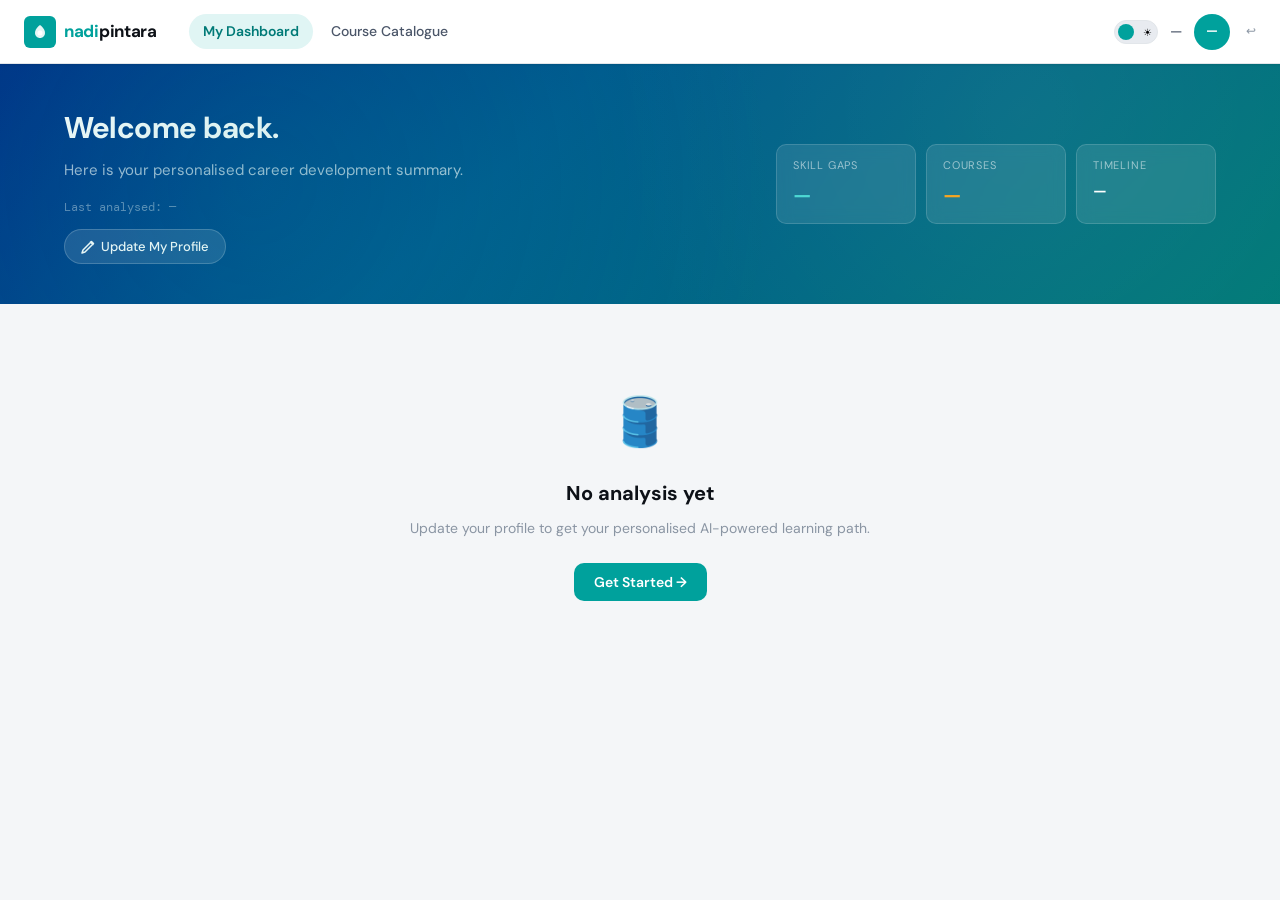
<file: templates/dashboard.html>
<!DOCTYPE html>
<html lang="en">
<head>
  <meta charset="UTF-8" />
  <meta name="viewport" content="width=device-width, initial-scale=1.0" />
  <title>Nadi Pintara — My Dashboard</title>
  <script>(function(){var t=localStorage.getItem('np-theme');var d=window.matchMedia&&window.matchMedia('(prefers-color-scheme: dark)').matches;if(t==='dark'||(t===null&&d))document.documentElement.classList.add('dark');}());</script>
  <link rel="stylesheet" href="/static/css/styles.css" />
</head>
<body>

<!-- Top progress bar -->
<div id="top-progress"></div>

<!-- Toast container -->
<div id="toast-container"></div>

<!-- ═══ NAVBAR ═══════════════════════════════════════════ -->
<nav class="navbar">
  <div class="nav-brand">
    <div class="nav-brand-icon">
      <svg width="18" height="18" viewBox="0 0 18 18" fill="none">
        <path d="M9 2C9 2 4 5.5 4 10C4 12.76 6.24 15 9 15C11.76 15 14 12.76 14 10C14 5.5 9 2 9 2Z" fill="white" opacity="0.9"/>
        <circle cx="9" cy="10" r="2.5" fill="white"/>
      </svg>
    </div>
    <div class="nav-brand-text">
      <span>nadi</span><span>pintara</span>
    </div>
  </div>

  <div class="nav-links">
    <a href="/dashboard"    class="nav-link active">My Dashboard</a>
    <a href="/courses-page" class="nav-link">Course Catalogue</a>
    <a href="/hr-dashboard" class="nav-link" id="hrNavLink" style="display:none;">HR Analytics</a>
  </div>

  <div class="nav-right">
    <button class="dark-toggle" id="darkToggle" title="Toggle dark mode">
      <span class="dark-toggle-icon sun">☀</span>
      <span class="dark-toggle-icon moon">☽</span>
    </button>
    <span class="nav-name" id="navName">—</span>
    <div class="nav-avatar" id="navAvatar">—</div>
    <a href="/login" onclick="localStorage.removeItem('nadipintara_employee_id')"
       style="font-size:12px; color:var(--text-3); text-decoration:none; margin-left:4px;"
       title="Switch user">↩</a>
  </div>
</nav>

<!-- ═══ MAIN ══════════════════════════════════════════════ -->
<main class="page-wrapper">

  <!-- HERO -->
  <section class="hero fade-up">
    <div class="container">
      <div class="hero-grid">
        <div>
          <div class="hero-greeting" id="heroGreeting">Welcome back.</div>
          <div class="hero-sub">Here is your personalised career development summary.</div>
          <div class="hero-meta" id="heroMeta">Last analysed: —</div>
          <button class="btn-update-profile" onclick="openDrawer()">
            <svg width="14" height="14" viewBox="0 0 14 14" fill="none">
              <path d="M9.5 2L12 4.5M1 13L2 10L10.5 1.5L12.5 3.5L4 12L1 13Z" stroke="currentColor" stroke-width="1.5" stroke-linecap="round" stroke-linejoin="round"/>
            </svg>
            Update My Profile
          </button>
        </div>

        <div class="hero-stats">
          <div class="hero-stat">
            <div class="hero-stat-label">Skill Gaps</div>
            <div class="hero-stat-value teal" id="statGaps">—</div>
          </div>
          <div class="hero-stat">
            <div class="hero-stat-label">Courses</div>
            <div class="hero-stat-value gold" id="statCourses">—</div>
          </div>
          <div class="hero-stat">
            <div class="hero-stat-label">Timeline</div>
            <div class="hero-stat-value" id="statTimeline" style="color:white; font-size:15px;">—</div>
          </div>
        </div>
      </div>
    </div>
  </section>

  <div class="container">

    <!-- ROLE PROGRESSION -->
    <div class="role-card fade-up" id="roleCard" style="display:none;">
      <div class="role-badge current">
        <div class="role-badge-label">Current Role</div>
        <div class="role-badge-name" id="currentRoleName">—</div>
        <div class="role-badge-dept" id="currentRoleDept">—</div>
      </div>
      <div class="role-arrow">
        <div class="role-arrow-line">
          <div class="role-arrow-dot"></div>
          <span>→</span>
          <div class="role-arrow-dot"></div>
        </div>
        <div class="role-arrow-label">AI Pathway Active</div>
      </div>
      <div class="role-badge target">
        <div class="role-badge-label">Target Role</div>
        <div class="role-badge-name" id="targetRoleName">—</div>
        <div class="role-badge-dept">Career Goal</div>
      </div>
    </div>

    <!-- EMPTY STATE (before first analysis) -->
    <div id="emptyState" style="text-align:center; padding:80px 24px;">
      <div style="font-size:48px; margin-bottom:16px;">🛢️</div>
      <div style="font-size:20px; font-weight:700; color:var(--text-1); margin-bottom:8px;">No analysis yet</div>
      <div style="font-size:14px; color:var(--text-3); margin-bottom:24px;">Update your profile to get your personalised AI-powered learning path.</div>
      <button class="btn btn-primary" onclick="openDrawer()">Get Started →</button>
    </div>

    <!-- DASHBOARD GRID (shown after analysis) -->
    <div class="dashboard-grid fade-up" id="dashGrid" style="display:none;">

      <!-- LEFT: Radar + Gap Bars -->
      <div class="card">
        <div class="card-header">
          <div>
            <div class="card-title">Skill Gap Analysis</div>
            <div class="card-sub">Current proficiency vs. target requirements</div>
          </div>
        </div>
        <div class="radar-wrap">
          <canvas id="radarCanvas" width="320" height="320"></canvas>
          <div class="radar-legend">
            <div class="legend-item">
              <div class="legend-dot" style="background:rgba(0,161,156,0.7)"></div>
              Current Skills
            </div>
            <div class="legend-item">
              <div class="legend-dot" style="background:rgba(0,48,135,0.5); border:2px dashed var(--navy)"></div>
              Required
            </div>
          </div>
        </div>
        <div class="gap-list" id="gapList"></div>
      </div>

      <!-- RIGHT: AI Learning Path (position:relative set via CSS .dashboard-grid .card:last-child) -->
      <div class="card">
        <div class="card-header">
          <div>
            <div class="card-title">AI-Recommended Learning Path</div>
            <div class="card-sub">Personalised by Nadi Pintara Engine</div>
          </div>
          <div style="background:var(--teal-light); padding:4px 10px; border-radius:var(--radius-pill); font-size:11px; font-weight:700; color:var(--teal); white-space:nowrap;">
            AI Generated
          </div>
        </div>
        <div class="timeline" id="timeline"></div>
        <div class="ai-summary-box" id="aiSummaryBox" style="display:none;">
          <div class="ai-summary-label">AI Summary</div>
          <div class="ai-summary-text" id="aiSummaryText"></div>
          <div class="ai-summary-timeline" id="aiSummaryTimeline"></div>
        </div>

        <!-- Chatbot active overlay -->
        <div id="aiCardOverlay" class="card-overlay" style="display:none;">
          <div class="ai-blocked-msg">
            💬 Chatbot session in progress<br>
            <small>AI recommendations resume after assessment</small>
          </div>
        </div>
      </div>

    </div><!-- /dashboard-grid -->

  </div><!-- /container -->
</main>

<!-- ═══ PROFILE DRAWER ════════════════════════════════════ -->
<div class="modal-overlay" id="modalOverlay" onclick="handleOverlayClick(event)">
  <div class="modal-drawer">
    <div class="drawer-header">
      <div class="drawer-title">Update Your Profile</div>
      <button class="drawer-close" onclick="closeDrawer()">✕</button>
    </div>

    <div class="drawer-body">

      <!-- ── Profile form view ── -->
      <div id="profileFormView">

        <div class="form-group">
          <label class="form-label">Full Name</label>
          <input type="text" class="form-input" id="inputName" placeholder="e.g. Ahmad Faizal bin Razak" />
        </div>

        <div class="form-group">
          <label class="form-label">Current Role</label>
          <div class="select-wrap">
            <select class="form-select" id="inputCurrentRole" onchange="onRoleChange()">
              <option value="">— Select your current role —</option>
              <option>Petroleum Engineer (Junior)</option>
              <option>Senior Petroleum Engineer</option>
              <option>Drilling Engineer (Lead)</option>
              <option>Subsea Engineer (Senior)</option>
              <option>Refinery Process Engineer (Senior)</option>
              <option>Plant Operations Engineer (Junior)</option>
              <option>LNG Operations Specialist (Senior)</option>
              <option>Technical Safety Engineer (Lead)</option>
              <option>Pipeline Integrity Engineer (Senior)</option>
              <option>Data Analyst (O&G focus)</option>
              <option>Project Manager (O&G)</option>
              <option>HSE Manager</option>
            </select>
          </div>
        </div>

        <div class="form-group">
          <label class="form-label">Target Role</label>
          <div class="select-wrap">
            <select class="form-select" id="inputTargetRole">
              <option value="">— Select your target role —</option>
              <option>Petroleum Engineer (Junior)</option>
              <option>Senior Petroleum Engineer</option>
              <option>Drilling Engineer (Lead)</option>
              <option>Subsea Engineer (Senior)</option>
              <option>Refinery Process Engineer (Senior)</option>
              <option>Plant Operations Engineer (Junior)</option>
              <option>LNG Operations Specialist (Senior)</option>
              <option>Technical Safety Engineer (Lead)</option>
              <option>Pipeline Integrity Engineer (Senior)</option>
              <option>Data Analyst (O&G focus)</option>
              <option>Project Manager (O&G)</option>
              <option>HSE Manager</option>
            </select>
          </div>
        </div>

        <div class="form-group">
          <label class="form-label">Years of Experience</label>
          <div class="stepper">
            <button class="stepper-btn" onclick="stepYears(-1)">−</button>
            <span class="stepper-val" id="yearsVal">3</span>
            <button class="stepper-btn" onclick="stepYears(1)">+</button>
          </div>
        </div>

        <div class="skills-section" id="skillsSection" style="display:none;">
          <div class="skills-title">Current Skill Levels <span style="font-weight:400; color:var(--text-3); text-transform:none; letter-spacing:0; font-size:12px;">(1 = beginner · 5 = expert)</span></div>
          <div id="skillSliders"></div>
        </div>

        <!-- Chatbot assessment trigger -->
        <button class="btn-assess-chat" onclick="switchToChatbot()">
          💬 Assess with AI Chat
        </button>

      </div><!-- /#profileFormView -->

      <!-- ── Chatbot view ── -->
      <div id="chatbotView" style="display:none;">

        <div class="chatbot-header">
          <button class="chatbot-back-btn" onclick="backFromChatbot()">← Back</button>
          <div class="chatbot-progress" id="chatbotProgress">Ready to assess</div>
        </div>

        <div class="chatbot-messages" id="chatbotMessages"></div>

        <div class="chatbot-input-row">
          <input type="text" class="form-input" id="chatInput"
            placeholder="Type your answer..."
            onkeydown="if(event.key==='Enter' && !event.shiftKey){ event.preventDefault(); sendChatMessage(); }" />
          <button class="btn btn-primary" id="chatSendBtn" onclick="sendChatMessage()">Send</button>
        </div>

      </div><!-- /#chatbotView -->

    </div><!-- /.drawer-body -->

    <div class="drawer-footer">
      <button class="btn btn-primary btn-full btn-lg" id="analyseBtn" onclick="handleFooterBtn()">
        Analyse My Profile
      </button>
    </div>
  </div>
</div>

<!-- ═══ SCRIPTS ═══════════════════════════════════════════ -->
<script src="/static/js/main.js"></script>
<script>

/* ── Role → Skills map ───────────────────────────────────── */
const ROLE_SKILLS = {
  "Petroleum Engineer (Junior)": ["Reservoir Engineering","Drilling Engineering","Production Optimization","Petroleum Geoscience","Python","Well Completion","Fluid Mechanics","Data Analytics"],
  "Senior Petroleum Engineer":   ["Reservoir Engineering","Drilling Engineering","Production Optimization","Petroleum Geoscience","Python","Well Completion","Asset Integrity","Stakeholder Management"],
  "Drilling Engineer (Lead)":    ["Drilling Engineering","Well Completion","Fluid Mechanics","Process Safety Management","HAZOP","HSSE Compliance","Contract Management","Project Management"],
  "Subsea Engineer (Senior)":    ["Subsea Engineering","Pipeline Integrity","Fluid Mechanics","Asset Integrity","Risk Assessment","Project Management","HSSE Compliance","Regulatory Compliance"],
  "Refinery Process Engineer (Senior)": ["Refinery Process Control","Plant Operations","Process Safety Management","HAZOP","Asset Integrity","Turnaround Management","Power BI","Risk Assessment"],
  "Plant Operations Engineer (Junior)": ["Plant Operations","Refinery Process Control","Process Safety Management","HSSE Compliance","Fluid Mechanics","SAP ERP","Data Analytics","Risk Assessment"],
  "LNG Operations Specialist (Senior)": ["LNG Operations","Plant Operations","Refinery Process Control","Process Safety Management","Asset Integrity","Regulatory Compliance","Stakeholder Management","Turnaround Management"],
  "Technical Safety Engineer (Lead)":   ["Process Safety Management","HAZOP","Risk Assessment","HSSE Compliance","Regulatory Compliance","Stakeholder Management","Asset Integrity","Incident Investigation"],
  "Pipeline Integrity Engineer (Senior)": ["Pipeline Integrity","Asset Integrity","Risk Assessment","HSSE Compliance","Regulatory Compliance","SAP ERP","Project Management","Fluid Mechanics"],
  "Data Analyst (O&G focus)":    ["Data Analytics","Python","Power BI","Machine Learning","Project Management","Stakeholder Management","Refinery Process Control","Reservoir Engineering"],
  "Project Manager (O&G)":       ["Project Management","Contract Management","Stakeholder Management","Risk Assessment","SAP ERP","Regulatory Compliance","Turnaround Management"],
  "HSE Manager":                 ["HSE Management","HSSE Compliance","Regulatory Compliance","Process Safety Management","Risk Assessment","Stakeholder Management","Crisis Management","Incident Investigation"]
};

/* ── App State ───────────────────────────────────────────── */
const appState = {
  chatbotActive: false,
  aiRecsLoading: false,
  pendingAIResults: null,
  assessedSkills: {},
  skillsToAssess: [],
  currentSkillIndex: 0,
  questionIndex: 0,
  conversationHistory: [],
  currentEmployee: null,   // { name, current_role, target_role, years_experience, current_skills }
};

/* ── Form helpers ────────────────────────────────────────── */
let yearsValue = 3;

function stepYears(d) {
  yearsValue = Math.max(0, Math.min(40, yearsValue + d));
  document.getElementById('yearsVal').textContent = yearsValue;
}

function onRoleChange() {
  const role = document.getElementById('inputCurrentRole').value;
  const section = document.getElementById('skillsSection');
  const container = document.getElementById('skillSliders');
  if (!role || !ROLE_SKILLS[role]) { section.style.display = 'none'; return; }
  section.style.display = 'block';
  const skills = ROLE_SKILLS[role];
  container.innerHTML = skills.map(skill => `
    <div class="skill-slider-item">
      <div class="skill-slider-meta">
        <span class="skill-slider-name">${skill}</span>
        <span class="skill-badge" id="badge_${skill.replace(/\W/g,'_')}">3</span>
      </div>
      <input type="range" min="1" max="5" value="3"
        oninput="document.getElementById('badge_${skill.replace(/\W/g,'_')}').textContent=this.value"
        data-skill="${skill}" />
    </div>
  `).join('');
}

function getSkillValues() {
  const sliders = document.querySelectorAll('#skillSliders input[type="range"]');
  const out = {};
  sliders.forEach(s => { out[s.dataset.skill] = parseInt(s.value); });
  return out;
}

/* ── Footer button handler ───────────────────────────────── */
function handleFooterBtn() {
  const btn = document.getElementById('analyseBtn');
  if (btn.dataset.mode === 'save') {
    applyAssessmentResults();
  } else {
    submitProfile();
  }
}

/* ── Submit profile (form mode) ──────────────────────────── */
async function submitProfile() {
  const name        = document.getElementById('inputName').value.trim() || 'Employee';
  const currentRole = document.getElementById('inputCurrentRole').value;
  const targetRole  = document.getElementById('inputTargetRole').value;

  if (!currentRole || !targetRole) {
    showToast('⚠️', 'Please select both current and target roles.'); return;
  }
  if (currentRole === targetRole) {
    showToast('⚠️', 'Current and target roles must be different.'); return;
  }

  const currentSkills = getSkillValues();
  const payload = {
    name, current_role: currentRole, target_role: targetRole,
    years_experience: yearsValue, current_skills: currentSkills
  };

  const btn = document.getElementById('analyseBtn');
  btn.innerHTML = '<div class="btn-spinner"></div> Analysing...';
  btn.classList.add('btn-loading');

  setTopProgress(30);
  showToast('🤖', 'AI engine is analysing your profile...');
  closeDrawer();
  showSkeletons();

  try {
    const res = await fetch('/recommend/custom', {
      method: 'POST',
      headers: { 'Content-Type': 'application/json' },
      body: JSON.stringify(payload)
    });
    setTopProgress(85);
    const data = await res.json();
    renderDashboard(name, payload, data);
    setTopProgress(100);
    showToast('✅', 'Your learning path is ready!');
  } catch (err) {
    setTopProgress(0);
    showToast('❌', 'Could not reach the AI engine. Is Flask running?');
    document.getElementById('emptyState').style.display = 'block';
    document.getElementById('dashGrid').style.display   = 'none';
  }

  btn.innerHTML = 'Analyse My Profile';
  btn.classList.remove('btn-loading');
}

/* ── Two-phase autoload ──────────────────────────────────── */
async function autoLoadEmployee() {
  const employeeId = localStorage.getItem('nadipintara_employee_id');
  if (!employeeId) return;

  showSkeletons();
  setTopProgress(20);

  // Phase 1 — fast gap data (no LLM)
  try {
    const gapRes = await fetch(`/employee/${employeeId}/gap`);
    const gapData = await gapRes.json();

    if (gapData.error && !gapData.employee) {
      throw new Error(gapData.error);
    }

    setTopProgress(50);
    renderPhase1(gapData);
    showToast('👋', `Welcome back, ${gapData.employee.name.split(' ')[0]}!`);
  } catch {
    setTopProgress(0);
    document.getElementById('emptyState').style.display = 'block';
    document.getElementById('roleCard').style.display   = 'none';
    document.getElementById('dashGrid').style.display   = 'none';
    return;
  }

  // Phase 2 — AI recommendations (async, non-blocking)
  appState.aiRecsLoading = true;
  try {
    const recRes  = await fetch(`/recommend/${employeeId}`);
    const recData = await recRes.json();
    appState.aiRecsLoading = false;
    setTopProgress(100);

    if (appState.chatbotActive) {
      appState.pendingAIResults = recData;
    } else {
      renderPhase2(recData);
    }
  } catch {
    appState.aiRecsLoading = false;
    setTopProgress(0);
    document.getElementById('timeline').innerHTML =
      '<div style="padding:20px 24px;color:var(--text-3);font-size:13px;">AI recommendations unavailable.</div>';
  }
}

/* ── Phase 1 render (instant) ────────────────────────────── */
function renderPhase1(data) {
  const emp  = data.employee;
  const gaps = data.skill_gaps || {};

  // Nav
  const initials = emp.name.split(' ').map(w => w[0]).join('').substring(0,2).toUpperCase();
  document.getElementById('navAvatar').textContent = initials;
  document.getElementById('navName').textContent   = emp.name.split(' ')[0];
  if (emp.is_hr) document.getElementById('hrNavLink').style.display = '';
  document.getElementById('heroGreeting').textContent = `Welcome back, ${emp.name.split(' ')[0]}.`;
  document.getElementById('heroMeta').textContent  = 'Last analysed: ' + new Date().toLocaleDateString('en-MY',{day:'numeric',month:'short',year:'numeric'});

  // Stats
  document.getElementById('statGaps').textContent    = Object.keys(gaps).length + ' Gaps';
  document.getElementById('statCourses').textContent = '—';
  document.getElementById('statTimeline').textContent = '…';

  // Role card
  document.getElementById('currentRoleName').textContent = emp.current_role;
  document.getElementById('targetRoleName').textContent  = emp.target_role;
  document.getElementById('currentRoleDept').textContent = 'Current';
  document.getElementById('roleCard').style.display = '';
  document.getElementById('emptyState').style.display   = 'none';
  document.getElementById('dashGrid').style.display     = '';

  setTimeout(() => {
    document.getElementById('roleCard').classList.add('visible');
    document.getElementById('dashGrid').classList.add('visible');
  }, 50);

  // Radar + gap bars
  drawRadar(emp.current_skills, emp.current_role, emp.target_role);
  renderGapBars(gaps);
  setTimeout(() => animateGapBars(gaps), 200);

  // Pre-fill form with employee data
  appState.currentEmployee = emp;
  document.getElementById('inputName').value = emp.name || '';
  yearsValue = emp.years_experience || 3;
  document.getElementById('yearsVal').textContent = yearsValue;
  if (emp.current_role) {
    document.getElementById('inputCurrentRole').value = emp.current_role;
    onRoleChange();
    // Apply known skill levels to sliders
    if (emp.current_skills) {
      Object.entries(emp.current_skills).forEach(([skill, level]) => {
        const key = skill.replace(/\W/g,'_');
        const slider = document.querySelector(`#skillSliders input[data-skill="${skill}"]`);
        const badge  = document.getElementById(`badge_${key}`);
        if (slider) { slider.value = level; }
        if (badge)  { badge.textContent = level; }
      });
    }
  }
  if (emp.target_role) {
    document.getElementById('inputTargetRole').value = emp.target_role;
  }

  // AI card skeleton while Phase 2 loads
  document.getElementById('timeline').innerHTML = [1,2,3].map(()=>`
    <div class="timeline-item">
      <div class="skeleton skeleton-circle" style="width:32px;height:32px;flex-shrink:0"></div>
      <div style="flex:1;padding-top:4px;display:flex;flex-direction:column;gap:8px;">
        <div class="skeleton skeleton-line" style="width:80%"></div>
        <div class="skeleton skeleton-line" style="width:50%"></div>
        <div class="skeleton skeleton-line" style="width:65%"></div>
      </div>
    </div>`).join('');
}

/* ── Phase 2 render (AI results) ─────────────────────────── */
function renderPhase2(data) {
  const path    = data.learning_path || {};
  const courses = path.recommended_path || [];

  document.getElementById('statCourses').textContent  = courses.length + ' Courses';
  document.getElementById('statTimeline').textContent = path.total_timeline || '—';

  renderTimeline(courses);

  if (path.summary) {
    document.getElementById('aiSummaryText').textContent     = path.summary;
    document.getElementById('aiSummaryTimeline').textContent = '⏱ ' + (path.total_timeline || '');
    document.getElementById('aiSummaryBox').style.display    = '';
  }
}

/* ── Full re-render (from form submit) ───────────────────── */
function renderDashboard(name, payload, data) {
  const path    = data.learning_path || {};
  const gaps    = data.skill_gaps    || {};
  const courses = path.recommended_path || [];

  const initials = name.split(' ').map(w=>w[0]).join('').substring(0,2).toUpperCase();
  document.getElementById('navAvatar').textContent = initials;
  document.getElementById('navName').textContent   = name.split(' ')[0];
  document.getElementById('heroGreeting').textContent = `Welcome back, ${name.split(' ')[0]}.`;
  document.getElementById('heroMeta').textContent  = 'Last analysed: ' + new Date().toLocaleDateString('en-MY',{day:'numeric',month:'short',year:'numeric'});

  document.getElementById('statGaps').textContent    = Object.keys(gaps).length + ' Gaps';
  document.getElementById('statCourses').textContent = courses.length + ' Courses';
  document.getElementById('statTimeline').textContent = path.total_timeline || '—';

  document.getElementById('currentRoleName').textContent = payload.current_role;
  document.getElementById('targetRoleName').textContent  = payload.target_role;
  document.getElementById('currentRoleDept').textContent = 'Current';
  document.getElementById('roleCard').style.display = '';
  document.getElementById('emptyState').style.display   = 'none';
  document.getElementById('dashGrid').style.display     = '';

  setTimeout(() => {
    document.getElementById('roleCard').classList.add('visible');
    document.getElementById('dashGrid').classList.add('visible');
  }, 50);

  drawRadar(payload.current_skills, payload.current_role, payload.target_role);
  renderGapBars(gaps);
  renderTimeline(courses);

  if (path.summary) {
    document.getElementById('aiSummaryText').textContent     = path.summary;
    document.getElementById('aiSummaryTimeline').textContent = '⏱ ' + (path.total_timeline || '');
    document.getElementById('aiSummaryBox').style.display    = '';
  }

  setTimeout(() => animateGapBars(gaps), 200);
}

/* ── Skeletons ───────────────────────────────────────────── */
function showSkeletons() {
  document.getElementById('emptyState').style.display = 'none';
  document.getElementById('roleCard').style.display   = '';
  document.getElementById('dashGrid').style.display   = '';

  document.getElementById('currentRoleName').innerHTML = '<div class="skeleton skeleton-line" style="width:140px;height:16px;"></div>';
  document.getElementById('targetRoleName').innerHTML  = '<div class="skeleton skeleton-line" style="width:140px;height:16px;"></div>';

  document.getElementById('gapList').innerHTML = [1,2,3,4].map(()=>`
    <div class="gap-item">
      <div class="gap-meta">
        <div class="skeleton skeleton-line" style="width:140px"></div>
        <div class="skeleton skeleton-line" style="width:40px"></div>
      </div>
      <div class="gap-track"><div class="skeleton" style="height:6px;width:100%;border-radius:999px"></div></div>
    </div>`).join('');

  document.getElementById('timeline').innerHTML = [1,2,3].map(()=>`
    <div class="timeline-item">
      <div class="skeleton skeleton-circle" style="width:32px;height:32px;flex-shrink:0"></div>
      <div style="flex:1;padding-top:4px;display:flex;flex-direction:column;gap:8px;">
        <div class="skeleton skeleton-line" style="width:80%"></div>
        <div class="skeleton skeleton-line" style="width:50%"></div>
        <div class="skeleton skeleton-line" style="width:65%"></div>
      </div>
    </div>`).join('');
}

/* ── Radar chart ─────────────────────────────────────────── */
function drawRadar(currentSkills, currentRole, targetRole) {
  const canvas = document.getElementById('radarCanvas');
  const ctx = canvas.getContext('2d');
  const isDark = document.documentElement.classList.contains('dark');

  const skills = ROLE_SKILLS[currentRole] ? ROLE_SKILLS[currentRole].slice(0,8) : Object.keys(currentSkills).slice(0,8);
  const N = skills.length;
  if (N < 3) return;

  const W = canvas.width, H = canvas.height;
  const cx = W/2, cy = H/2, R = Math.min(W,H)/2 - 48;
  ctx.clearRect(0,0,W,H);

  const angleStep = (2 * Math.PI) / N;
  const startAngle = -Math.PI / 2;

  const currValues = skills.map(s => (currentSkills[s] || 1) / 5);
  let progress = 0;

  const animate = () => {
    progress = Math.min(progress + 0.04, 1);
    const ease = 1 - Math.pow(1 - progress, 3);
    ctx.clearRect(0,0,W,H);

    // Grid
    for (let level=1;level<=5;level++){
      const r=(R*level)/5;
      ctx.beginPath();ctx.strokeStyle=isDark?'rgba(255,255,255,0.06)':'rgba(0,0,0,0.06)';ctx.lineWidth=1;
      for(let i=0;i<=N;i++){const a=startAngle+i*angleStep;const x=cx+r*Math.cos(a);const y=cy+r*Math.sin(a);if(i===0)ctx.moveTo(x,y);else ctx.lineTo(x,y);}
      ctx.closePath();ctx.stroke();
    }
    for(let i=0;i<N;i++){const a=startAngle+i*angleStep;ctx.beginPath();ctx.strokeStyle=isDark?'rgba(255,255,255,0.08)':'rgba(0,0,0,0.08)';ctx.lineWidth=1;ctx.moveTo(cx,cy);ctx.lineTo(cx+R*Math.cos(a),cy+R*Math.sin(a));ctx.stroke();}

    // Required polygon
    ctx.beginPath();ctx.fillStyle='rgba(0,48,135,0.10)';ctx.strokeStyle='rgba(0,48,135,0.4)';ctx.lineWidth=2;ctx.setLineDash([4,4]);
    for(let i=0;i<N;i++){const a=startAngle+i*angleStep;const x=cx+R*Math.cos(a);const y=cy+R*Math.sin(a);if(i===0)ctx.moveTo(x,y);else ctx.lineTo(x,y);}
    ctx.closePath();ctx.fill();ctx.stroke();ctx.setLineDash([]);

    // Current polygon (animated)
    ctx.beginPath();
    ctx.fillStyle='rgba(0,161,156,0.25)';ctx.strokeStyle='rgba(0,161,156,0.9)';ctx.lineWidth=2.5;
    for(let i=0;i<N;i++){
      const a=startAngle+i*angleStep;const val=currValues[i]*ease;
      const x=cx+R*val*Math.cos(a);const y=cy+R*val*Math.sin(a);
      if(i===0)ctx.moveTo(x,y);else ctx.lineTo(x,y);
    }
    ctx.closePath();ctx.fill();ctx.stroke();

    // Dots
    for(let i=0;i<N;i++){
      const a=startAngle+i*angleStep;const val=currValues[i]*ease;
      const x=cx+R*val*Math.cos(a);const y=cy+R*val*Math.sin(a);
      ctx.beginPath();ctx.fillStyle='var(--teal)';ctx.arc(x,y,4,0,Math.PI*2);ctx.fill();
    }

    // Labels
    ctx.font='600 11px DM Sans, sans-serif';ctx.fillStyle=isDark?'rgba(240,244,248,0.8)':'rgba(13,17,23,0.7)';ctx.textAlign='center';ctx.textBaseline='middle';
    for(let i=0;i<N;i++){
      const a=startAngle+i*angleStep;const labelR=R+28;
      const x=cx+labelR*Math.cos(a);const y=cy+labelR*Math.sin(a);
      const label=skills[i].length>12?skills[i].substring(0,11)+'…':skills[i];
      ctx.fillText(label,x,y);
    }

    if(progress<1) requestAnimationFrame(animate);
  };
  requestAnimationFrame(animate);
}

/* ── Gap bars ────────────────────────────────────────────── */
function renderGapBars(gaps) {
  const container = document.getElementById('gapList');
  container.innerHTML = Object.entries(gaps).map(([skill, data]) => `
    <div class="gap-item">
      <div class="gap-meta">
        <span class="gap-name">${skill}</span>
        <span class="gap-levels">${data.current} → ${data.required}</span>
      </div>
      <div class="gap-track">
        <div class="gap-fill" data-pct="${(data.current/data.required)*100}" style="width:0%"></div>
      </div>
    </div>`).join('');
}

function animateGapBars() {
  document.querySelectorAll('.gap-fill').forEach(bar => { bar.style.width = bar.dataset.pct + '%'; });
}

/* ── Timeline ────────────────────────────────────────────── */
function renderTimeline(courses) {
  const container = document.getElementById('timeline');
  if (!courses.length) {
    container.innerHTML = '<div style="padding:20px 24px;color:var(--text-3);font-size:13px;">No courses recommended.</div>';
    return;
  }
  container.innerHTML = courses.map(c => `
    <div class="timeline-item">
      <div class="timeline-num">${c.order}</div>
      <div class="timeline-content">
        <div class="timeline-title">${c.course_title}</div>
        <div class="timeline-meta">${c.provider || ''} · ${c.duration || ''}</div>
        <div class="timeline-skills">
          ${(c.skills_addressed||[]).map(s=>`<span class="skill-pill">${s}</span>`).join('')}
        </div>
        <div class="timeline-reason">${c.why_relevant || ''}</div>
        <a href="${c.url || '#'}" target="_blank" class="btn-enroll">
          Enroll Now
          <svg width="10" height="10" viewBox="0 0 10 10" fill="none">
            <path d="M2 8L8 2M8 2H4M8 2V6" stroke="currentColor" stroke-width="1.5" stroke-linecap="round" stroke-linejoin="round"/>
          </svg>
        </a>
      </div>
    </div>`).join('');
}

/* ── Drawer ──────────────────────────────────────────────── */
function openDrawer()  { document.getElementById('modalOverlay').classList.add('open'); }
function closeDrawer() {
  document.getElementById('modalOverlay').classList.remove('open');
  // If chatbot was open but user closes drawer, go back to form mode without saving
  if (appState.chatbotActive) {
    _deactivateChatbot();
  }
}
function handleOverlayClick(e) { if (e.target === document.getElementById('modalOverlay')) closeDrawer(); }

/* ── Chatbot: switch views ───────────────────────────────── */
function switchToChatbot() {
  const currentRole = document.getElementById('inputCurrentRole').value;
  if (!currentRole) {
    showToast('⚠️', 'Please select your current role first.'); return;
  }

  // Initialise state
  appState.chatbotActive = true;
  appState.assessedSkills = {};
  appState.skillsToAssess = [...(ROLE_SKILLS[currentRole] || [])];
  appState.currentSkillIndex = 0;
  appState.questionIndex = 0;
  appState.conversationHistory = [];

  // Show overlay on AI card
  document.getElementById('aiCardOverlay').style.display = '';

  // Flip views
  document.getElementById('profileFormView').style.display = 'none';
  document.getElementById('chatbotView').style.cssText = 'display:flex; flex-direction:column; gap:12px; flex:1; min-height:0;';
  document.getElementById('chatbotMessages').innerHTML = '';

  // Footer button
  const btn = document.getElementById('analyseBtn');
  btn.textContent = 'Assessing...';
  btn.disabled = true;
  btn.dataset.mode = '';

  startNextSkill();
}

function backFromChatbot() {
  _deactivateChatbot();
  // Reset footer
  const btn = document.getElementById('analyseBtn');
  btn.textContent = 'Analyse My Profile';
  btn.disabled = false;
  btn.dataset.mode = '';
}

function _deactivateChatbot() {
  appState.chatbotActive = false;
  document.getElementById('aiCardOverlay').style.display = 'none';
  document.getElementById('chatbotView').style.cssText = 'display:none;';
  document.getElementById('profileFormView').style.display = '';

  // If AI results came in while chatbot was running, render them now
  if (appState.pendingAIResults) {
    renderPhase2(appState.pendingAIResults);
    appState.pendingAIResults = null;
  }
}

/* ── Chatbot: skill progression ──────────────────────────── */
function startNextSkill() {
  if (appState.currentSkillIndex >= appState.skillsToAssess.length) {
    finalizeAssessment(); return;
  }
  const skill = appState.skillsToAssess[appState.currentSkillIndex];
  const pct   = Math.round((appState.currentSkillIndex / appState.skillsToAssess.length) * 100);
  document.getElementById('chatbotProgress').textContent = `Assessing: ${skill} — ${pct}%`;
  appState.questionIndex = 0;
  appState.conversationHistory = [];
  askNextQuestion(skill);
}

async function askNextQuestion(skill) {
  try {
    const res = await fetch('/chatbot/message', {
      method: 'POST',
      headers: { 'Content-Type': 'application/json' },
      body: JSON.stringify({
        skill,
        question_index: appState.questionIndex,
        answer: null,
        conversation_history: appState.conversationHistory,
      })
    });
    const data = await res.json();
    appendBotBubble(data.question || 'Could not load question.');
    appState.questionIndex = data.question_index || 0;
  } catch {
    appendBotBubble('Sorry, I could not load the next question. Please try again.');
  }
}

/* ── Chatbot: send answer ────────────────────────────────── */
async function sendChatMessage() {
  const input = document.getElementById('chatInput');
  const answer = input.value.trim();
  if (!answer) return;

  input.value = '';
  appendUserBubble(answer);

  const btn = document.getElementById('chatSendBtn');
  btn.disabled = true;

  const skill = appState.skillsToAssess[appState.currentSkillIndex];
  try {
    const res = await fetch('/chatbot/message', {
      method: 'POST',
      headers: { 'Content-Type': 'application/json' },
      body: JSON.stringify({
        skill,
        question_index: appState.questionIndex,
        answer,
        conversation_history: appState.conversationHistory,
      })
    });
    const data = await res.json();
    appState.conversationHistory = data.conversation_history || appState.conversationHistory;

    if (data.is_complete) {
      appState.assessedSkills[skill] = data.skill_level_assigned;
      appendBotBubble(`Got it! I've assessed your ${skill} at Level ${data.skill_level_assigned}/5.`);
      appState.currentSkillIndex++;
      setTimeout(startNextSkill, 600);
    } else {
      appendBotBubble(data.question);
      appState.questionIndex = data.question_index;
    }
  } catch {
    appendBotBubble('Something went wrong. Please try again.');
  }

  btn.disabled = false;
  input.focus();
}

/* ── Chatbot: finalize ───────────────────────────────────── */
async function finalizeAssessment() {
  const emp = appState.currentEmployee;
  document.getElementById('chatbotProgress').textContent = 'Assessment complete!';

  try {
    const res = await fetch('/chatbot/summarize', {
      method: 'POST',
      headers: { 'Content-Type': 'application/json' },
      body: JSON.stringify({
        assessed_skills: appState.assessedSkills,
        employee_name: emp ? emp.name : 'you',
        current_role:  emp ? emp.current_role : '',
        target_role:   emp ? emp.target_role  : '',
      })
    });
    const data = await res.json();
    const summary = data.summary || 'Assessment complete!';
    appendSummaryBubble(summary);
  } catch {
    appendSummaryBubble('Assessment complete! Your skills have been recorded.');
  }

  // Enable save button
  const btn = document.getElementById('analyseBtn');
  btn.textContent = 'Save to Profile';
  btn.disabled = false;
  btn.dataset.mode = 'save';
}

/* ── Chatbot: apply results ──────────────────────────────── */
async function applyAssessmentResults() {
  // Merge assessed skills into sliders
  Object.entries(appState.assessedSkills).forEach(([skill, level]) => {
    const key    = skill.replace(/\W/g,'_');
    const slider = document.querySelector(`#skillSliders input[data-skill="${skill}"]`);
    const badge  = document.getElementById(`badge_${key}`);
    if (slider) { slider.value = level; }
    if (badge)  { badge.textContent = level; }
  });

  _deactivateChatbot();

  // Reset footer
  const btn = document.getElementById('analyseBtn');
  btn.textContent = 'Analyse My Profile';
  btn.disabled = false;
  btn.dataset.mode = '';

  // Trigger recommendation
  const name        = document.getElementById('inputName').value.trim() || (appState.currentEmployee ? appState.currentEmployee.name : 'Employee');
  const currentRole = document.getElementById('inputCurrentRole').value || (appState.currentEmployee ? appState.currentEmployee.current_role : '');
  const targetRole  = document.getElementById('inputTargetRole').value  || (appState.currentEmployee ? appState.currentEmployee.target_role  : '');

  if (!currentRole || !targetRole || currentRole === targetRole) {
    showToast('✅', 'Skills saved. Update your roles and analyse.');
    return;
  }

  const currentSkills = Object.keys(appState.assessedSkills).length
    ? appState.assessedSkills
    : getSkillValues();

  const payload = { name, current_role: currentRole, target_role: targetRole,
    years_experience: yearsValue, current_skills: currentSkills };

  btn.innerHTML = '<div class="btn-spinner"></div> Analysing...';
  btn.classList.add('btn-loading');
  showToast('🤖', 'Applying assessment and generating recommendations...');
  closeDrawer();
  showSkeletons();

  try {
    const res = await fetch('/recommend/custom', {
      method: 'POST',
      headers: { 'Content-Type': 'application/json' },
      body: JSON.stringify(payload)
    });
    const data = await res.json();
    renderDashboard(name, payload, data);
    showToast('✅', 'Profile updated with your assessment!');
  } catch {
    showToast('❌', 'Could not generate recommendations. Is Flask running?');
  }

  btn.innerHTML = 'Analyse My Profile';
  btn.classList.remove('btn-loading');
}

/* ── Chat bubble helpers ─────────────────────────────────── */
function appendBotBubble(text) {
  const msgs = document.getElementById('chatbotMessages');
  const div  = document.createElement('div');
  div.className = 'chat-bubble bot';
  div.textContent = text;
  msgs.appendChild(div);
  msgs.scrollTop = msgs.scrollHeight;
}

function appendUserBubble(text) {
  const msgs = document.getElementById('chatbotMessages');
  const div  = document.createElement('div');
  div.className = 'chat-bubble user';
  div.textContent = text;
  msgs.appendChild(div);
  msgs.scrollTop = msgs.scrollHeight;
}

function appendSummaryBubble(text) {
  const msgs = document.getElementById('chatbotMessages');
  const div  = document.createElement('div');
  div.className = 'chat-bubble summary';
  div.innerHTML = `<strong>Assessment Summary</strong><br>${text}`;
  msgs.appendChild(div);
  msgs.scrollTop = msgs.scrollHeight;
}

// Run on page load
autoLoadEmployee();

</script>
</body>
</html>
</file>
<file: static/css/styles.css>
@import url('https://fonts.googleapis.com/css2?family=DM+Sans:ital,opsz,wght@0,9..40,300;0,9..40,400;0,9..40,500;0,9..40,600;0,9..40,700;1,9..40,400&family=DM+Mono:wght@400;500&display=swap');

/* ═══════════════════════════════════════════════
   DESIGN TOKENS
═══════════════════════════════════════════════ */
:root {
  --teal:           #00A19C;
  --teal-dark:      #007A77;
  --teal-light:     #E0F5F4;
  --teal-mid:       #B3E5E3;
  --navy:           #003087;
  --gold:           #F5A623;

  --bg:             #F4F6F8;
  --surface:        #FFFFFF;
  --surface-2:      #F0F2F5;
  --surface-3:      #E8EBF0;
  --border:         #E2E6EA;
  --border-strong:  #C8CDD5;

  --text-1:         #0D1117;
  --text-2:         #4A5568;
  --text-3:         #8A95A3;
  --text-inv:       #FFFFFF;

  --shadow-sm:      0 1px 3px rgba(0,0,0,0.06), 0 1px 2px rgba(0,0,0,0.04);
  --shadow-md:      0 4px 12px rgba(0,0,0,0.08), 0 2px 4px rgba(0,0,0,0.04);
  --shadow-lg:      0 12px 32px rgba(0,0,0,0.10), 0 4px 8px rgba(0,0,0,0.06);
  --shadow-teal:    0 4px 16px rgba(0,161,156,0.25);

  --radius-sm:      6px;
  --radius-md:      10px;
  --radius-lg:      16px;
  --radius-xl:      24px;
  --radius-pill:    999px;

  --transition:     all 200ms ease;
  --transition-slow: all 350ms ease;

  --nav-h:          64px;
  --max-w:          1200px;
}

html.dark {
  --bg:             #0D1117;
  --surface:        #161B22;
  --surface-2:      #1C2333;
  --surface-3:      #243043;
  --border:         #2D3748;
  --border-strong:  #3D4F66;

  --text-1:         #F0F4F8;
  --text-2:         #9AABB8;
  --text-3:         #5A6F82;

  --shadow-sm:      0 1px 3px rgba(0,0,0,0.3);
  --shadow-md:      0 4px 12px rgba(0,0,0,0.4);
  --shadow-lg:      0 12px 32px rgba(0,0,0,0.5);

  --teal-light:     rgba(0,161,156,0.12);
  --teal-mid:       rgba(0,161,156,0.25);
}

/* ═══════════════════════════════════════════════
   RESET & BASE
═══════════════════════════════════════════════ */
*, *::before, *::after { box-sizing: border-box; margin: 0; padding: 0; }

html {
  font-size: 16px;
  scroll-behavior: smooth;
  -webkit-font-smoothing: antialiased;
}

body {
  font-family: 'DM Sans', sans-serif;
  background: var(--bg);
  color: var(--text-1);
  line-height: 1.6;
  min-height: 100vh;
  transition: background 300ms ease, color 300ms ease;
}

img { max-width: 100%; display: block; }
a { color: inherit; text-decoration: none; }
button { cursor: pointer; font-family: inherit; }
input, select, textarea { font-family: inherit; }

/* ═══════════════════════════════════════════════
   TOP PROGRESS BAR
═══════════════════════════════════════════════ */
#top-progress {
  position: fixed;
  top: 0; left: 0;
  height: 3px;
  width: 0%;
  background: linear-gradient(90deg, var(--teal), #00D4CF);
  z-index: 9999;
  transition: width 400ms ease, opacity 300ms ease;
  box-shadow: 0 0 8px rgba(0,161,156,0.6);
}

/* ═══════════════════════════════════════════════
   NAVBAR
═══════════════════════════════════════════════ */
.navbar {
  position: fixed;
  top: 0; left: 0; right: 0;
  height: var(--nav-h);
  background: var(--surface);
  border-bottom: 1px solid var(--border);
  z-index: 100;
  display: flex;
  align-items: center;
  padding: 0 24px;
  gap: 32px;
  transition: background 300ms ease, border-color 300ms ease;
  box-shadow: var(--shadow-sm);
}

.nav-brand {
  display: flex;
  align-items: center;
  gap: 8px;
  flex-shrink: 0;
}

.nav-brand-icon {
  width: 32px; height: 32px;
  background: var(--teal);
  border-radius: var(--radius-sm);
  display: flex; align-items: center; justify-content: center;
}

.nav-brand-text { font-size: 17px; font-weight: 700; letter-spacing: -0.3px; }
.nav-brand-text span:first-child { color: var(--teal); }
.nav-brand-text span:last-child  { color: var(--text-1); }

.nav-links {
  display: flex;
  align-items: center;
  gap: 4px;
  flex: 1;
}

.nav-link {
  padding: 6px 14px;
  border-radius: var(--radius-pill);
  font-size: 14px;
  font-weight: 500;
  color: var(--text-2);
  transition: var(--transition);
  white-space: nowrap;
}

.nav-link:hover { background: var(--surface-2); color: var(--text-1); }
.nav-link.active { background: var(--teal-light); color: var(--teal-dark); font-weight: 600; }
html.dark .nav-link.active { color: var(--teal); }

.nav-right {
  display: flex;
  align-items: center;
  gap: 12px;
  flex-shrink: 0;
}

/* Dark toggle */
.dark-toggle {
  width: 44px; height: 24px;
  background: var(--surface-3);
  border: 1px solid var(--border);
  border-radius: var(--radius-pill);
  position: relative;
  cursor: pointer;
  transition: background 300ms ease;
  flex-shrink: 0;
}

.dark-toggle::after {
  content: '';
  position: absolute;
  top: 3px; left: 3px;
  width: 16px; height: 16px;
  background: var(--teal);
  border-radius: 50%;
  transition: transform 300ms ease;
}

html.dark .dark-toggle { background: var(--surface-3); }
html.dark .dark-toggle::after { transform: translateX(20px); }

.dark-toggle-icon {
  position: absolute;
  top: 50%; transform: translateY(-50%);
  font-size: 10px;
  pointer-events: none;
}
.dark-toggle-icon.sun { right: 5px; }
.dark-toggle-icon.moon { left: 5px; }

/* Avatar */
.nav-avatar {
  width: 36px; height: 36px;
  background: var(--teal);
  border-radius: 50%;
  display: flex; align-items: center; justify-content: center;
  font-size: 13px;
  font-weight: 700;
  color: white;
  cursor: pointer;
  flex-shrink: 0;
  transition: var(--transition);
}
.nav-avatar:hover { transform: scale(1.05); box-shadow: var(--shadow-teal); }

.nav-name {
  font-size: 14px;
  font-weight: 500;
  color: var(--text-2);
  max-width: 140px;
  white-space: nowrap;
  overflow: hidden;
  text-overflow: ellipsis;
}

/* ═══════════════════════════════════════════════
   PAGE WRAPPER
═══════════════════════════════════════════════ */
.page-wrapper {
  padding-top: var(--nav-h);
  min-height: 100vh;
}

.container {
  max-width: var(--max-w);
  margin: 0 auto;
  padding: 0 24px;
}

/* ═══════════════════════════════════════════════
   HERO BANNER
═══════════════════════════════════════════════ */
.hero {
  background: linear-gradient(135deg, var(--navy) 0%, #005A8E 40%, var(--teal-dark) 100%);
  padding: 40px 0;
  position: relative;
  overflow: hidden;
}

.hero::before {
  content: '';
  position: absolute;
  inset: 0;
  background-image:
    radial-gradient(circle at 20% 50%, rgba(0,161,156,0.15) 0%, transparent 50%),
    radial-gradient(circle at 80% 20%, rgba(255,255,255,0.05) 0%, transparent 40%);
  pointer-events: none;
}

.hero-grid {
  display: flex;
  align-items: center;
  justify-content: space-between;
  gap: 24px;
}

.hero-greeting { font-size: 30px; font-weight: 700; color: white; letter-spacing: -0.5px; margin-bottom: 6px; }
.hero-sub { font-size: 15px; color: rgba(255,255,255,0.65); margin-bottom: 16px; }
.hero-meta { font-size: 12px; color: rgba(255,255,255,0.4); font-family: 'DM Mono', monospace; }

.hero-stats {
  display: flex;
  gap: 10px;
  flex-shrink: 0;
  flex-wrap: wrap;
  justify-content: flex-end;
}

.hero-stat {
  background: rgba(255,255,255,0.1);
  backdrop-filter: blur(8px);
  border: 1px solid rgba(255,255,255,0.15);
  border-radius: var(--radius-md);
  padding: 12px 16px;
  color: white;
  min-width: 140px;
  transition: var(--transition);
}

.hero-stat:hover {
  background: rgba(255,255,255,0.15);
  transform: translateY(-2px);
}

.hero-stat-label { font-size: 11px; color: rgba(255,255,255,0.55); text-transform: uppercase; letter-spacing: 0.8px; margin-bottom: 4px; }
.hero-stat-value { font-size: 20px; font-weight: 700; }
.hero-stat-value.teal { color: #4DD8D4; }
.hero-stat-value.gold { color: var(--gold); }

/* ═══════════════════════════════════════════════
   UPDATE PROFILE BTN IN HERO
═══════════════════════════════════════════════ */
.btn-update-profile {
  display: inline-flex;
  align-items: center;
  gap: 6px;
  background: rgba(255,255,255,0.12);
  border: 1px solid rgba(255,255,255,0.2);
  color: white;
  padding: 8px 16px;
  border-radius: var(--radius-pill);
  font-size: 13px;
  font-weight: 500;
  cursor: pointer;
  transition: var(--transition);
  margin-top: 12px;
}
.btn-update-profile:hover {
  background: rgba(255,255,255,0.2);
  transform: translateY(-1px);
}

/* ═══════════════════════════════════════════════
   ROLE PROGRESSION CARD
═══════════════════════════════════════════════ */
.role-card {
  background: var(--surface);
  border: 1px solid var(--border);
  border-radius: var(--radius-lg);
  padding: 20px 24px;
  margin: 24px 0;
  display: flex;
  align-items: center;
  gap: 24px;
  flex-wrap: wrap;
  box-shadow: var(--shadow-sm);
  transition: background 300ms, border-color 300ms;
}

.role-badge {
  padding: 10px 18px;
  border-radius: var(--radius-md);
  min-width: 180px;
}

.role-badge.current { background: var(--navy); color: white; }
.role-badge.target  { background: var(--teal); color: white; }
html.dark .role-badge.current { background: rgba(0,48,135,0.6); border: 1px solid rgba(0,48,135,0.8); }
html.dark .role-badge.target  { background: rgba(0,161,156,0.25); border: 1px solid var(--teal); color: var(--teal); }

.role-badge-label { font-size: 10px; text-transform: uppercase; letter-spacing: 1px; opacity: 0.65; margin-bottom: 4px; }
.role-badge-name  { font-size: 15px; font-weight: 700; line-height: 1.3; }
.role-badge-dept  { font-size: 12px; opacity: 0.7; margin-top: 3px; }

.role-arrow {
  flex: 1;
  display: flex;
  flex-direction: column;
  align-items: center;
  gap: 4px;
  min-width: 80px;
}

.role-arrow-line {
  display: flex;
  align-items: center;
  gap: 6px;
  color: var(--teal);
  font-size: 20px;
}

.role-arrow-dot {
  width: 8px; height: 8px;
  background: var(--teal);
  border-radius: 50%;
  animation: pulse-dot 2s ease infinite;
}

@keyframes pulse-dot {
  0%, 100% { opacity: 1; transform: scale(1); }
  50% { opacity: 0.4; transform: scale(0.7); }
}

.role-arrow-label { font-size: 11px; color: var(--teal); font-weight: 600; letter-spacing: 0.5px; text-transform: uppercase; }

/* ═══════════════════════════════════════════════
   CARDS
═══════════════════════════════════════════════ */
.card {
  background: var(--surface);
  border: 1px solid var(--border);
  border-radius: var(--radius-lg);
  box-shadow: var(--shadow-sm);
  transition: background 300ms, border-color 300ms, box-shadow 200ms;
  overflow: hidden;
}

.card:hover { box-shadow: var(--shadow-md); }

.card-header {
  padding: 20px 24px 0;
  display: flex;
  align-items: flex-start;
  justify-content: space-between;
  gap: 16px;
}

.card-title { font-size: 16px; font-weight: 700; color: var(--text-1); letter-spacing: -0.2px; }
.card-sub   { font-size: 13px; color: var(--text-3); margin-top: 3px; }
.card-body  { padding: 20px 24px; }

/* ═══════════════════════════════════════════════
   DASHBOARD GRID
═══════════════════════════════════════════════ */
.dashboard-grid {
  display: grid;
  grid-template-columns: 1fr 1fr;
  gap: 20px;
  margin-bottom: 24px;
}

@media (max-width: 900px) { .dashboard-grid { grid-template-columns: 1fr; } }

/* ═══════════════════════════════════════════════
   RADAR CHART
═══════════════════════════════════════════════ */
.radar-wrap {
  display: flex;
  flex-direction: column;
  align-items: center;
  padding: 20px 24px;
}

#radarCanvas {
  max-width: 100%;
  width: 320px;
  height: 320px;
}

.radar-legend {
  display: flex;
  gap: 20px;
  margin-top: 16px;
}

.legend-item {
  display: flex;
  align-items: center;
  gap: 6px;
  font-size: 12px;
  color: var(--text-2);
  font-weight: 500;
}

.legend-dot {
  width: 10px; height: 10px;
  border-radius: 50%;
}

/* ═══════════════════════════════════════════════
   GAP BARS
═══════════════════════════════════════════════ */
.gap-list { display: flex; flex-direction: column; gap: 10px; padding: 0 24px 20px; }

.gap-item { display: flex; flex-direction: column; gap: 4px; }

.gap-meta { display: flex; justify-content: space-between; align-items: center; }
.gap-name { font-size: 13px; font-weight: 500; color: var(--text-1); }
.gap-levels { font-size: 12px; color: var(--text-3); font-family: 'DM Mono', monospace; }

.gap-track {
  height: 6px;
  background: var(--surface-3);
  border-radius: var(--radius-pill);
  overflow: hidden;
}

.gap-fill {
  height: 100%;
  background: linear-gradient(90deg, var(--teal), #00D4CF);
  border-radius: var(--radius-pill);
  width: 0%;
  transition: width 800ms cubic-bezier(0.4, 0, 0.2, 1);
}

/* ═══════════════════════════════════════════════
   LEARNING PATH TIMELINE
═══════════════════════════════════════════════ */
.timeline { padding: 4px 24px 20px; }

.timeline-item {
  display: flex;
  gap: 16px;
  padding-bottom: 28px;
  position: relative;
}

.timeline-item:last-child { padding-bottom: 0; }

.timeline-item:not(:last-child)::after {
  content: '';
  position: absolute;
  left: 15px; top: 36px;
  width: 2px;
  height: calc(100% - 12px);
  background: var(--border);
  border-radius: 2px;
}

.timeline-num {
  width: 32px; height: 32px;
  background: var(--teal);
  color: white;
  border-radius: 50%;
  display: flex; align-items: center; justify-content: center;
  font-size: 13px;
  font-weight: 700;
  flex-shrink: 0;
  box-shadow: var(--shadow-teal);
  position: relative;
  z-index: 1;
}

.timeline-content { flex: 1; padding-top: 4px; }
.timeline-title { font-size: 15px; font-weight: 600; color: var(--text-1); margin-bottom: 4px; }
.timeline-meta { font-size: 12px; color: var(--text-3); margin-bottom: 8px; }

.timeline-skills {
  display: flex;
  flex-wrap: wrap;
  gap: 5px;
  margin-bottom: 8px;
}

.skill-pill {
  background: var(--teal-light);
  color: var(--teal-dark);
  font-size: 11px;
  font-weight: 600;
  padding: 3px 8px;
  border-radius: var(--radius-pill);
}
html.dark .skill-pill { color: var(--teal); background: rgba(0,161,156,0.15); }

.timeline-reason {
  font-size: 12px;
  color: var(--text-3);
  font-style: italic;
  line-height: 1.5;
  margin-bottom: 10px;
}

.btn-enroll {
  display: inline-flex;
  align-items: center;
  gap: 5px;
  font-size: 12px;
  font-weight: 600;
  color: var(--teal);
  border: 1.5px solid var(--teal);
  background: transparent;
  padding: 5px 12px;
  border-radius: var(--radius-pill);
  transition: var(--transition);
}

.btn-enroll:hover {
  background: var(--teal);
  color: white;
  box-shadow: var(--shadow-teal);
  transform: translateY(-1px);
}

/* AI Summary box */
.ai-summary-box {
  background: var(--teal-light);
  border: 1px solid var(--teal-mid);
  border-radius: var(--radius-md);
  padding: 16px;
  margin: 0 24px 20px;
}
html.dark .ai-summary-box { background: rgba(0,161,156,0.08); border-color: rgba(0,161,156,0.2); }

.ai-summary-label { font-size: 11px; font-weight: 700; color: var(--teal); text-transform: uppercase; letter-spacing: 0.8px; margin-bottom: 6px; }
.ai-summary-text  { font-size: 13px; color: var(--text-2); line-height: 1.6; }
.ai-summary-timeline { font-size: 13px; font-weight: 600; color: var(--text-1); margin-top: 8px; }

/* ═══════════════════════════════════════════════
   SKELETON LOADER
═══════════════════════════════════════════════ */
@keyframes shimmer {
  0%   { background-position: -600px 0; }
  100% { background-position: 600px 0; }
}

.skeleton {
  background: linear-gradient(90deg, var(--surface-2) 25%, var(--surface-3) 37%, var(--surface-2) 63%);
  background-size: 1200px 100%;
  animation: shimmer 1.4s ease infinite;
  border-radius: var(--radius-sm);
}

.skeleton-line { height: 14px; border-radius: var(--radius-pill); }
.skeleton-circle { border-radius: 50%; }
.skeleton-block { border-radius: var(--radius-md); }

/* ═══════════════════════════════════════════════
   TOAST NOTIFICATIONS
═══════════════════════════════════════════════ */
#toast-container {
  position: fixed;
  bottom: 24px;
  right: 24px;
  z-index: 9999;
  display: flex;
  flex-direction: column;
  gap: 8px;
}

.toast {
  background: var(--surface);
  border: 1px solid var(--border);
  border-radius: var(--radius-md);
  padding: 12px 16px;
  display: flex;
  align-items: center;
  gap: 10px;
  font-size: 13px;
  font-weight: 500;
  color: var(--text-1);
  box-shadow: var(--shadow-lg);
  min-width: 260px;
  max-width: 360px;
  animation: slide-in-toast 300ms cubic-bezier(0.34, 1.56, 0.64, 1);
  transition: opacity 300ms, transform 300ms;
}

.toast.leaving { opacity: 0; transform: translateX(16px); }

.toast-icon { font-size: 16px; flex-shrink: 0; }
.toast-dot {
  width: 8px; height: 8px;
  background: var(--teal);
  border-radius: 50%;
  flex-shrink: 0;
  animation: pulse-dot 1.5s ease infinite;
}

@keyframes slide-in-toast {
  from { opacity: 0; transform: translateX(24px); }
  to   { opacity: 1; transform: translateX(0); }
}

/* ═══════════════════════════════════════════════
   MODAL DRAWER
═══════════════════════════════════════════════ */
.modal-overlay {
  position: fixed;
  inset: 0;
  background: rgba(0,0,0,0.4);
  backdrop-filter: blur(4px);
  z-index: 200;
  opacity: 0;
  pointer-events: none;
  transition: opacity 300ms ease;
}

.modal-overlay.open {
  opacity: 1;
  pointer-events: all;
}

.modal-drawer {
  position: fixed;
  top: 0; right: 0; bottom: 0;
  width: 100%;
  max-width: 480px;
  background: var(--surface);
  z-index: 201;
  transform: translateX(100%);
  transition: transform 350ms cubic-bezier(0.4, 0, 0.2, 1);
  display: flex;
  flex-direction: column;
  box-shadow: var(--shadow-lg);
  overflow: hidden;
}

.modal-overlay.open .modal-drawer { transform: translateX(0); }

.drawer-header {
  padding: 20px 24px;
  border-bottom: 1px solid var(--border);
  display: flex;
  align-items: center;
  justify-content: space-between;
  flex-shrink: 0;
}

.drawer-title { font-size: 18px; font-weight: 700; color: var(--text-1); }
.drawer-close {
  width: 32px; height: 32px;
  border: none;
  background: var(--surface-2);
  border-radius: var(--radius-sm);
  display: flex; align-items: center; justify-content: center;
  color: var(--text-2);
  font-size: 18px;
  transition: var(--transition);
}
.drawer-close:hover { background: var(--surface-3); color: var(--text-1); }

.drawer-body {
  flex: 1;
  overflow-y: auto;
  padding: 24px;
  display: flex;
  flex-direction: column;
  gap: 20px;
}

.drawer-footer {
  padding: 16px 24px;
  border-top: 1px solid var(--border);
  flex-shrink: 0;
}

/* ═══════════════════════════════════════════════
   FORM COMPONENTS
═══════════════════════════════════════════════ */
.form-group { display: flex; flex-direction: column; gap: 6px; }

.form-label {
  font-size: 13px;
  font-weight: 600;
  color: var(--text-2);
  text-transform: uppercase;
  letter-spacing: 0.5px;
}

.form-input, .form-select {
  height: 42px;
  padding: 0 12px;
  background: var(--surface-2);
  border: 1.5px solid var(--border);
  border-radius: var(--radius-md);
  color: var(--text-1);
  font-size: 14px;
  transition: var(--transition);
  width: 100%;
  appearance: none;
}

.form-input:focus, .form-select:focus {
  outline: none;
  border-color: var(--teal);
  background: var(--surface);
  box-shadow: 0 0 0 3px rgba(0,161,156,0.12);
}

.select-wrap { position: relative; }
.select-wrap::after {
  content: '▾';
  position: absolute;
  right: 12px;
  top: 50%;
  transform: translateY(-50%);
  color: var(--text-3);
  pointer-events: none;
  font-size: 12px;
}

/* Stepper */
.stepper {
  display: flex;
  align-items: center;
  gap: 0;
  background: var(--surface-2);
  border: 1.5px solid var(--border);
  border-radius: var(--radius-md);
  overflow: hidden;
  height: 42px;
}

.stepper-btn {
  width: 40px; height: 100%;
  border: none;
  background: transparent;
  color: var(--text-2);
  font-size: 18px;
  display: flex; align-items: center; justify-content: center;
  transition: var(--transition);
}
.stepper-btn:hover { background: var(--surface-3); color: var(--text-1); }

.stepper-val {
  flex: 1;
  text-align: center;
  font-size: 15px;
  font-weight: 600;
  color: var(--text-1);
  border: none;
  background: transparent;
  pointer-events: none;
}

/* Skill sliders */
.skills-section { margin-top: 4px; }
.skills-title { font-size: 13px; font-weight: 600; color: var(--text-2); text-transform: uppercase; letter-spacing: 0.5px; margin-bottom: 12px; }

.skill-slider-item { display: flex; flex-direction: column; gap: 6px; margin-bottom: 14px; }

.skill-slider-meta { display: flex; justify-content: space-between; align-items: center; }
.skill-slider-name { font-size: 13px; font-weight: 500; color: var(--text-1); }

.skill-badge {
  background: var(--teal);
  color: white;
  font-size: 11px;
  font-weight: 700;
  padding: 2px 8px;
  border-radius: var(--radius-pill);
  min-width: 24px;
  text-align: center;
  font-family: 'DM Mono', monospace;
}

input[type="range"] {
  -webkit-appearance: none;
  width: 100%;
  height: 4px;
  background: var(--surface-3);
  border-radius: var(--radius-pill);
  outline: none;
}

input[type="range"]::-webkit-slider-thumb {
  -webkit-appearance: none;
  width: 16px; height: 16px;
  background: var(--teal);
  border-radius: 50%;
  cursor: pointer;
  box-shadow: 0 0 0 3px rgba(0,161,156,0.2);
  transition: box-shadow 200ms;
}

input[type="range"]::-webkit-slider-thumb:hover {
  box-shadow: 0 0 0 5px rgba(0,161,156,0.3);
}

/* ═══════════════════════════════════════════════
   BUTTONS
═══════════════════════════════════════════════ */
.btn {
  display: inline-flex;
  align-items: center;
  justify-content: center;
  gap: 6px;
  padding: 10px 20px;
  border: none;
  border-radius: var(--radius-md);
  font-size: 14px;
  font-weight: 600;
  cursor: pointer;
  transition: var(--transition);
  white-space: nowrap;
}

.btn-primary {
  background: var(--teal);
  color: white;
}
.btn-primary:hover {
  background: var(--teal-dark);
  box-shadow: var(--shadow-teal);
  transform: translateY(-1px);
}
.btn-primary:active { transform: scale(0.98); }

.btn-full { width: 100%; }
.btn-lg { padding: 13px 24px; font-size: 15px; }

.btn-loading { pointer-events: none; opacity: 0.8; }
.btn-spinner {
  width: 16px; height: 16px;
  border: 2px solid rgba(255,255,255,0.3);
  border-top-color: white;
  border-radius: 50%;
  animation: spin 0.7s linear infinite;
}

@keyframes spin { to { transform: rotate(360deg); } }

/* ═══════════════════════════════════════════════
   COURSE CATALOGUE PAGE
═══════════════════════════════════════════════ */
.page-header {
  padding: 32px 0 24px;
  border-bottom: 1px solid var(--border);
  margin-bottom: 24px;
}
.page-title { font-size: 26px; font-weight: 800; color: var(--text-1); letter-spacing: -0.5px; }
.page-sub   { font-size: 14px; color: var(--text-3); margin-top: 4px; }

/* Filter bar */
.filter-bar {
  background: var(--surface);
  border: 1px solid var(--border);
  border-radius: var(--radius-lg);
  padding: 12px 16px;
  display: flex;
  align-items: center;
  gap: 12px;
  flex-wrap: wrap;
  margin-bottom: 24px;
  box-shadow: var(--shadow-sm);
  transition: background 300ms, border-color 300ms;
}

.search-wrap {
  position: relative;
  flex: 1;
  min-width: 200px;
}
.search-icon {
  position: absolute;
  left: 10px; top: 50%;
  transform: translateY(-50%);
  color: var(--text-3);
  font-size: 14px;
  pointer-events: none;
}
.search-input {
  width: 100%;
  height: 36px;
  padding: 0 12px 0 32px;
  background: var(--surface-2);
  border: 1.5px solid var(--border);
  border-radius: var(--radius-md);
  font-size: 13px;
  color: var(--text-1);
  transition: var(--transition);
}
.search-input:focus {
  outline: none;
  border-color: var(--teal);
  background: var(--surface);
  box-shadow: 0 0 0 3px rgba(0,161,156,0.12);
}
.search-input::placeholder { color: var(--text-3); }

.filter-pills { display: flex; gap: 6px; flex-wrap: wrap; }

.filter-pill {
  padding: 5px 12px;
  border-radius: var(--radius-pill);
  font-size: 12px;
  font-weight: 600;
  border: 1.5px solid var(--border);
  background: transparent;
  color: var(--text-2);
  cursor: pointer;
  transition: var(--transition);
}
.filter-pill:hover { border-color: var(--teal); color: var(--teal); }
.filter-pill.active { background: var(--teal); color: white; border-color: var(--teal); }

.sort-select {
  height: 36px;
  padding: 0 28px 0 10px;
  background: var(--surface-2);
  border: 1.5px solid var(--border);
  border-radius: var(--radius-md);
  font-size: 12px;
  color: var(--text-2);
  cursor: pointer;
  appearance: none;
  font-family: inherit;
  font-weight: 500;
}

.sort-wrap { position: relative; }
.sort-wrap::after {
  content: '▾';
  position: absolute;
  right: 8px; top: 50%;
  transform: translateY(-50%);
  color: var(--text-3);
  font-size: 10px;
  pointer-events: none;
}

/* Course grid */
.courses-grid {
  display: grid;
  grid-template-columns: repeat(3, 1fr);
  gap: 16px;
  margin-bottom: 48px;
}

@media (max-width: 1024px) { .courses-grid { grid-template-columns: repeat(2, 1fr); } }
@media (max-width: 640px)  { .courses-grid { grid-template-columns: 1fr; } }

.course-card {
  background: var(--surface);
  border: 1px solid var(--border);
  border-radius: var(--radius-lg);
  overflow: hidden;
  cursor: pointer;
  transition: var(--transition);
  box-shadow: var(--shadow-sm);
  display: flex;
  flex-direction: column;
}

.course-card:hover {
  transform: translateY(-4px);
  box-shadow: var(--shadow-lg);
  border-color: var(--teal);
}

.course-card-band {
  height: 72px;
  display: flex; align-items: center; justify-content: space-between;
  padding: 0 20px;
  position: relative;
  overflow: hidden;
}

.course-card-band::before {
  content: '';
  position: absolute;
  inset: 0;
  background: rgba(255,255,255,0.06);
  pointer-events: none;
}

.band-upstream   { background: linear-gradient(135deg, #005F6B, var(--teal)); }
.band-downstream { background: linear-gradient(135deg, var(--navy), #005A8E); }
.band-technical  { background: linear-gradient(135deg, #5A3E00, #9A6C00); }
.band-corporate  { background: linear-gradient(135deg, #2D3748, #4A5568); }

.band-dept { font-size: 12px; font-weight: 700; color: rgba(255,255,255,0.9); text-transform: uppercase; letter-spacing: 1px; }
.band-icon { font-size: 28px; }

.course-card-body { padding: 16px 18px; flex: 1; }
.course-card-title {
  font-size: 14px;
  font-weight: 700;
  color: var(--text-1);
  line-height: 1.4;
  margin-bottom: 6px;
  display: -webkit-box;
  -webkit-line-clamp: 2;
  -webkit-box-orient: vertical;
  overflow: hidden;
}
.course-card-provider { font-size: 12px; color: var(--text-3); margin-bottom: 10px; display: flex; align-items: center; gap: 4px; }
.course-card-badges { display: flex; gap: 6px; flex-wrap: wrap; margin-bottom: 10px; }

.badge {
  padding: 3px 8px;
  border-radius: var(--radius-pill);
  font-size: 11px;
  font-weight: 600;
}
.badge-level-beg  { background: #E8F5E9; color: #2E7D32; }
.badge-level-int  { background: #FFF8E1; color: #F57F17; }
.badge-level-adv  { background: #FDE8E8; color: #B71C1C; }
html.dark .badge-level-beg  { background: rgba(46,125,50,0.2); color: #66BB6A; }
html.dark .badge-level-int  { background: rgba(245,127,23,0.2); color: #FFA726; }
html.dark .badge-level-adv  { background: rgba(183,28,28,0.2); color: #EF5350; }
.badge-duration { background: var(--surface-2); color: var(--text-2); }

.course-skills { display: flex; gap: 4px; flex-wrap: wrap; }
.course-skill-tag {
  background: var(--teal-light);
  color: var(--teal-dark);
  font-size: 10px;
  font-weight: 600;
  padding: 2px 7px;
  border-radius: var(--radius-pill);
}
html.dark .course-skill-tag { background: rgba(0,161,156,0.15); color: var(--teal); }

.skill-more { background: var(--surface-2); color: var(--text-3); font-size: 10px; font-weight: 600; padding: 2px 7px; border-radius: var(--radius-pill); }

.course-card-footer { padding: 12px 18px; border-top: 1px solid var(--border); }

.btn-view-details {
  width: 100%;
  padding: 8px;
  background: transparent;
  border: 1.5px solid var(--border);
  border-radius: var(--radius-md);
  font-size: 13px;
  font-weight: 600;
  color: var(--text-2);
  cursor: pointer;
  transition: var(--transition);
  font-family: inherit;
}
.btn-view-details:hover { border-color: var(--teal); color: var(--teal); background: var(--teal-light); }

/* Course detail accordion */
.course-detail {
  display: none;
  padding: 0 18px 16px;
  border-top: 1px solid var(--border);
  animation: expand-down 250ms ease;
}

.course-detail.open { display: block; }

@keyframes expand-down {
  from { opacity: 0; transform: translateY(-8px); }
  to   { opacity: 1; transform: translateY(0); }
}

.detail-section-title { font-size: 11px; font-weight: 700; color: var(--text-3); text-transform: uppercase; letter-spacing: 0.8px; margin: 14px 0 8px; }
.detail-skills { display: flex; flex-wrap: wrap; gap: 5px; }
.detail-provider-link {
  color: var(--teal);
  font-size: 13px;
  font-weight: 500;
  display: inline-flex;
  align-items: center;
  gap: 4px;
}
.detail-provider-link:hover { text-decoration: underline; }

/* Empty state */
.empty-state {
  display: none;
  text-align: center;
  padding: 64px 24px;
  grid-column: 1 / -1;
}
.empty-state.show { display: block; }
.empty-icon { font-size: 48px; margin-bottom: 16px; }
.empty-title { font-size: 18px; font-weight: 700; color: var(--text-1); margin-bottom: 8px; }
.empty-sub   { font-size: 14px; color: var(--text-3); margin-bottom: 20px; }

/* ═══════════════════════════════════════════════
   FADE-IN ANIMATION
═══════════════════════════════════════════════ */
.fade-up {
  opacity: 0;
  transform: translateY(20px);
  transition: opacity 500ms ease, transform 500ms ease;
}
.fade-up.visible {
  opacity: 1;
  transform: translateY(0);
}

/* ═══════════════════════════════════════════════
   RESPONSIVE
═══════════════════════════════════════════════ */
@media (max-width: 768px) {
  .hero-grid { flex-direction: column; }
  .hero-stats { justify-content: flex-start; }
  .role-card  { flex-direction: column; gap: 12px; }
  .role-arrow { flex-direction: row; min-width: auto; }
  .nav-name   { display: none; }
  .container  { padding: 0 16px; }
}

@media (max-width: 480px) {
  .modal-drawer { max-width: 100%; }
  .hero-stats .hero-stat { min-width: 120px; }
}

/* ═══════════════════════════════════════════════
   SCROLLBAR STYLING
═══════════════════════════════════════════════ */
::-webkit-scrollbar { width: 6px; height: 6px; }
::-webkit-scrollbar-track { background: transparent; }
::-webkit-scrollbar-thumb { background: var(--border-strong); border-radius: 3px; }
::-webkit-scrollbar-thumb:hover { background: var(--text-3); }

/* ═══════════════════════════════════════════════
   CHATBOT UI
═══════════════════════════════════════════════ */
.chatbot-header {
  display: flex;
  align-items: center;
  gap: 12px;
  padding-bottom: 12px;
  border-bottom: 1px solid var(--border);
}

.chatbot-back-btn {
  background: var(--surface-2);
  border: 1px solid var(--border);
  color: var(--text-2);
  padding: 6px 12px;
  border-radius: var(--radius-md);
  font-size: 13px;
  font-weight: 600;
  cursor: pointer;
  transition: var(--transition);
  flex-shrink: 0;
}
.chatbot-back-btn:hover { background: var(--surface-3); color: var(--text-1); }

.chatbot-progress {
  font-size: 12px;
  color: var(--text-3);
  font-family: 'DM Mono', monospace;
  flex: 1;
  white-space: nowrap;
  overflow: hidden;
  text-overflow: ellipsis;
}

.chatbot-messages {
  height: 320px;
  overflow-y: auto;
  display: flex;
  flex-direction: column;
  gap: 10px;
  padding: 4px 0;
}

.chat-bubble {
  max-width: 85%;
  padding: 10px 14px;
  border-radius: var(--radius-md);
  font-size: 14px;
  line-height: 1.5;
  word-break: break-word;
}

.chat-bubble.bot {
  align-self: flex-start;
  background: var(--surface-2);
  color: var(--text-1);
  border-bottom-left-radius: 4px;
}

.chat-bubble.user {
  align-self: flex-end;
  background: var(--teal);
  color: white;
  border-bottom-right-radius: 4px;
}

.chat-bubble.summary {
  align-self: flex-start;
  background: var(--teal-light);
  border: 1px solid var(--teal-mid);
  color: var(--text-1);
  max-width: 100%;
}
html.dark .chat-bubble.summary { background: rgba(0,161,156,0.10); border-color: rgba(0,161,156,0.25); }

.chatbot-input-row {
  display: flex;
  gap: 8px;
  align-items: center;
}

.chatbot-input-row .form-input {
  flex: 1;
  margin: 0;
}

/* Assess with AI Chat button */
.btn-assess-chat {
  display: inline-flex;
  align-items: center;
  justify-content: center;
  gap: 6px;
  width: 100%;
  padding: 10px 16px;
  background: transparent;
  border: 1.5px solid var(--teal);
  color: var(--teal);
  border-radius: var(--radius-md);
  font-size: 14px;
  font-weight: 600;
  cursor: pointer;
  transition: var(--transition);
  font-family: inherit;
}
.btn-assess-chat:hover {
  background: var(--teal-light);
  transform: translateY(-1px);
}

/* ═══════════════════════════════════════════════
   CARD OVERLAY (mutual exclusivity)
═══════════════════════════════════════════════ */
.card-overlay {
  position: absolute;
  inset: 0;
  z-index: 10;
  background: rgba(13, 17, 23, 0.82);
  backdrop-filter: blur(4px);
  display: flex;
  align-items: center;
  justify-content: center;
  border-radius: inherit;
}

html:not(.dark) .card-overlay {
  background: rgba(244, 246, 248, 0.88);
}

.ai-blocked-msg {
  text-align: center;
  font-size: 14px;
  font-weight: 500;
  color: var(--text-2);
  line-height: 1.7;
  padding: 0 24px;
}

.ai-blocked-msg small {
  font-size: 12px;
  color: var(--text-3);
}

/* Right dashboard card needs relative positioning for overlay */
.dashboard-grid .card:last-child { position: relative; }
</file>
